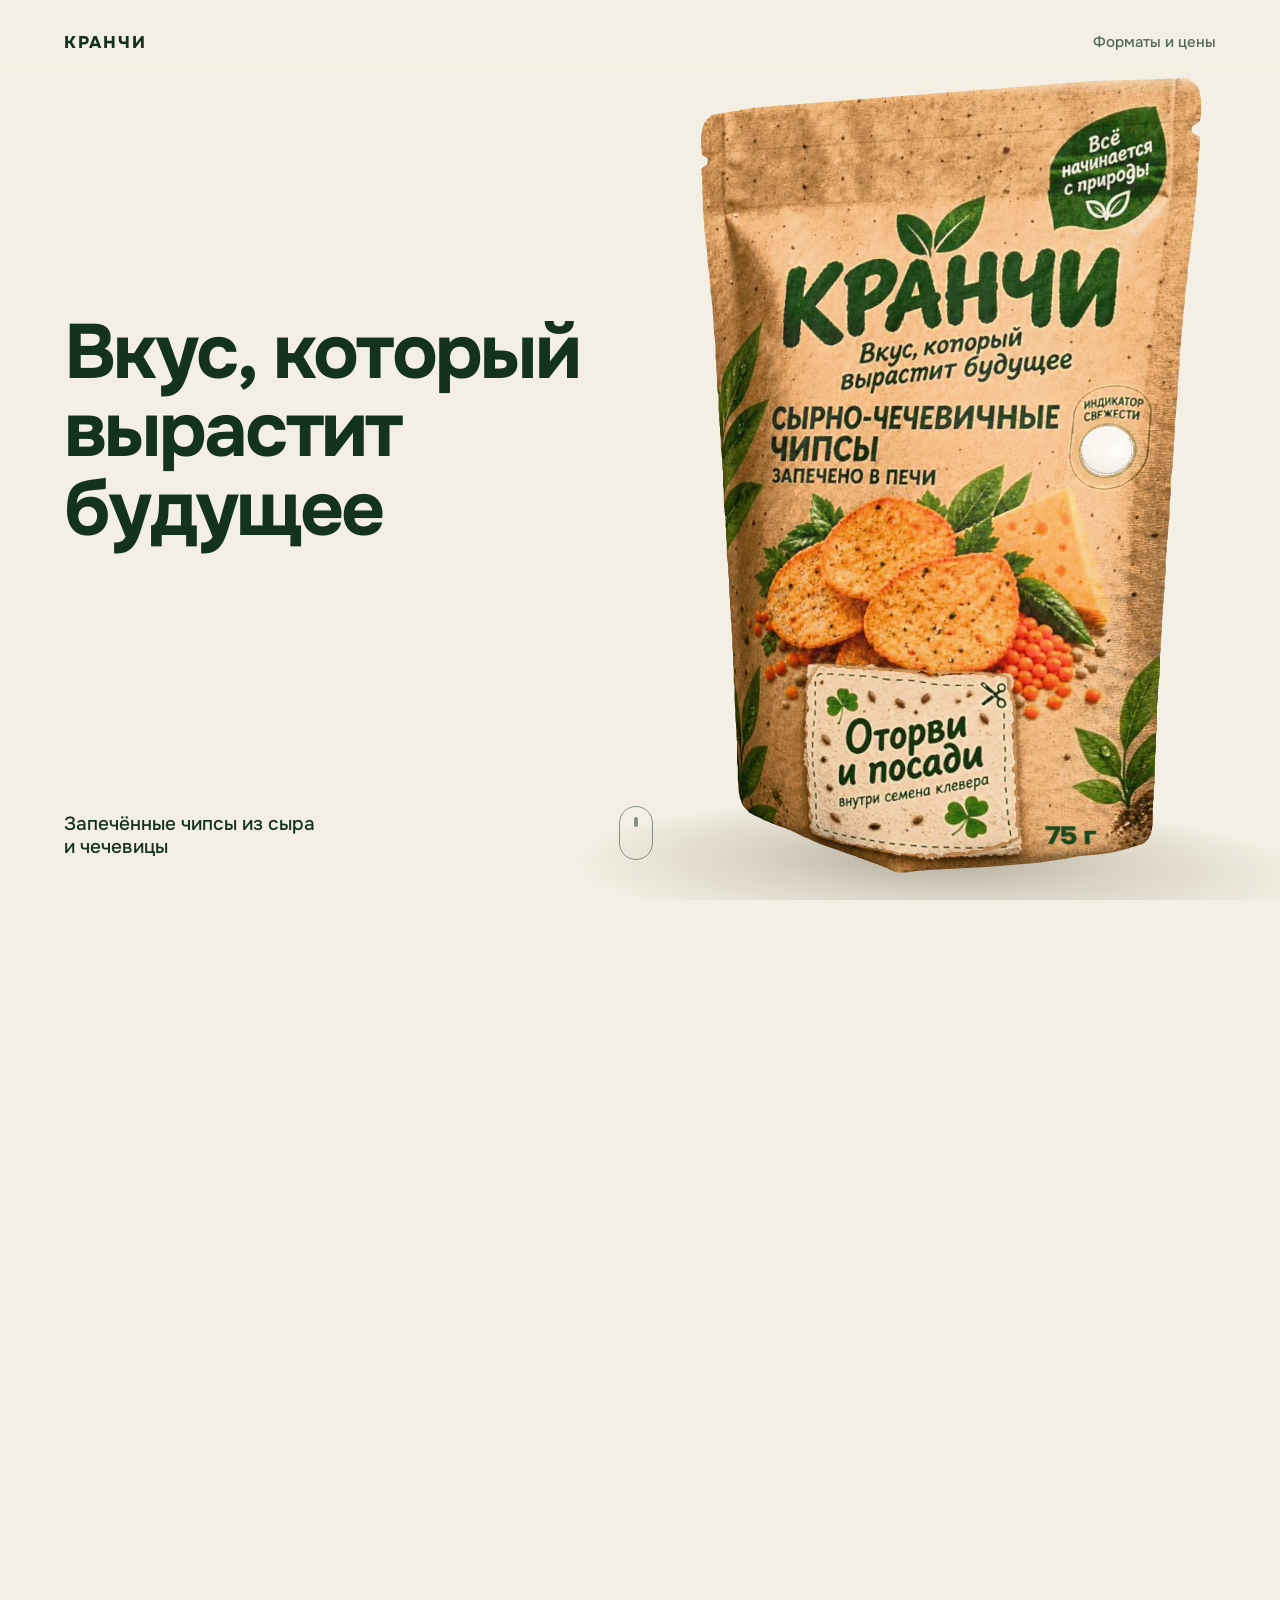
<file: index.html>
<!doctype html>
<html lang="ru">
<head>
  <meta charset="utf-8">
  <meta name="viewport" content="width=device-width, initial-scale=1, viewport-fit=cover">
  <title>КРАНЧИ — запечённые чипсы из сыра и чечевицы</title>
  <meta name="description" content="24 г белка, без фритюра и жирных пальцев. В бумажной пачке с датчиком свежести и ярлыком, из которого вырастает клевер.">
  <meta name="theme-color" content="#f4efe4">
  <meta property="og:title" content="КРАНЧИ — вкус, который вырастит будущее">
  <meta property="og:description" content="Запечённые чипсы из сыра и чечевицы в бумажной пачке, которую можно посадить.">
  <meta property="og:image" content="/assets/share.jpg">
  <meta property="og:type" content="website">
  <link rel="icon" href="/favicon.svg" type="image/svg+xml">
  <link rel="preload" href="/assets/pack.glb" as="fetch" crossorigin>
  <script type="module" crossorigin src="/assets/index-CmO5KKcT.js"></script>
  <link rel="stylesheet" crossorigin href="/assets/index-D3pBPRTE.css">
</head>
<body>
  <header class="bar" id="bar">
    <a class="mark" href="#hero" aria-label="КРАНЧИ, в начало">КРАНЧИ</a>
    <a class="bar-link" href="#formats">Форматы и цены</a>
  </header>

  <!-- Text under the canvas: the pack passes in front of it -->
  <canvas id="stage" aria-hidden="true"></canvas>
  <img id="poster" src="/assets/poster.webp" alt="Пачка чипсов КРАНЧИ" width="900" height="1200">

  <main>
    <section class="scene" id="hero" style="--h:165">
      <div class="pin">
        <div class="hero-top" data-t="-1,-1,.62,.95">
          <h1>Вкус, который вырастит будущее</h1>
        </div>
        <div class="hero-bottom" data-t="-1,-1,.62,.95">
          <p>Запечённые чипсы из&nbsp;сыра и&nbsp;чечевицы</p>
          <span class="hint" aria-hidden="true"></span>
        </div>
      </div>
    </section>

    <section class="scene" id="baked" style="--h:330">
      <div class="pin">
        <div class="beat" data-t=".0,.08,.36,.45">
          <h2>Запечено в&nbsp;печи. Не&nbsp;во&nbsp;фритюре.</h2>
          <p>Хрустит как чипсы, а&nbsp;пальцы, телефон и&nbsp;клавиатура остаются чистыми.</p>
        </div>
        <div class="beat" data-t=".52,.62,.94,1">
          <div class="big">24&nbsp;г</div>
          <p class="lead">белка на&nbsp;100&nbsp;г. <span class="nb">В 3–4 раза</span> больше, чем в&nbsp;картофельных чипсах.</p>
          <p class="fine">Чечевичная и&nbsp;кукурузная мука, сырный порошок, сывороточный белок, специи.</p>
        </div>
      </div>
    </section>

    <section class="scene dark" id="fresh" style="--h:290">
      <div class="pin">
        <div class="beat scrim" data-t=".08,.18,.48,.56">
          <h2>Свежесть видно ещё на&nbsp;полке.</h2>
          <p>Датчик на&nbsp;пачке белый, пока она цела.</p>
        </div>
        <div class="beat scrim" data-t=".58,.66,.94,1">
          <h2>Покраснел — не&nbsp;бери.</h2>
          <p>Метка реагирует на&nbsp;кислород: пачка вскрыта или отсырела.</p>
        </div>
      </div>
    </section>

    <section class="scene" id="paper" style="--h:300">
      <div class="pin">
        <div class="beat right" data-t=".04,.14,.44,.52">
          <h2>Бумага вместо плёнки.</h2>
          <p>Крафтовая пачка с&nbsp;покрытием на&nbsp;водной основе. Без пластика и&nbsp;фольги, потом&nbsp;— в&nbsp;макулатуру.</p>
        </div>
        <div class="beat right" data-t=".56,.66,.94,1">
          <h2>Внутри тоже без отходов.</h2>
          <p>Сыворотка и&nbsp;сырная обрезь остаются при&nbsp;варке сыра. Здесь они стали белком.</p>
        </div>
      </div>
    </section>

    <section class="scene" id="plant" style="--h:520">
      <div class="pin">
        <div class="beat scrim" data-t=".02,.07,.17,.21">
          <span class="step">Съел</span>
          <h2>Пачка закончилась. Ярлык&nbsp;— только начинается.</h2>
          <p>Он сделан из&nbsp;бумаги с&nbsp;семенами клевера.</p>
        </div>
        <div class="beat scrim" data-t=".22,.27,.42,.46">
          <span class="step">Оторвал</span>
          <h2>Оторви и&nbsp;посади.</h2>
          <p>Ярлык держится на&nbsp;съёмном клее и&nbsp;снимается целиком.</p>
        </div>
        <div class="beat on-soil" data-t=".5,.55,.68,.72">
          <span class="step">Посадил</span>
          <h2>Немного земли и&nbsp;воды.</h2>
          <p>Подойдёт горшок на&nbsp;подоконнике или клумба во&nbsp;дворе.</p>
        </div>
        <div class="beat on-soil" data-t=".76,.82,.97,1">
          <span class="step">Вырастил</span>
          <h2>Через 2–4 недели&nbsp;— клевер.</h2>
          <p>Прорастает 25–50% семян.</p>
        </div>
      </div>
    </section>

    <section class="scene" id="formats" style="--h:190">
      <div class="pin">
        <div class="beat formats" data-t=".1,.2,.9,1">
          <h2>Три размера под&nbsp;любой голод.</h2>
          <ul class="sizes">
            <li><b>75&nbsp;г</b><span>На&nbsp;компанию</span><em>119–129&nbsp;₽</em></li>
            <li class="main"><b>50&nbsp;г</b><span>Для себя</span><em>89–95&nbsp;₽</em></li>
            <li><b>30&nbsp;г</b><span>На&nbsp;ходу</span><em>65–70&nbsp;₽</em></li>
          </ul>
          <p class="fine">Планируемая цена на&nbsp;полке.</p>
        </div>
      </div>
    </section>

    <section class="scene dark" id="final" style="--h:130">
      <div class="pin">
        <div class="beat final" data-t=".0,.3,2,2">
          <h2>На&nbsp;полках с&nbsp;марта&nbsp;2027.</h2>
          <p>Сначала&nbsp;— магазин «ЭкоНивы» в&nbsp;Волосово и&nbsp;экспресс-доставка. Потом «ВкусВилл», «Перекрёсток» и&nbsp;«Лента».</p>
          <a class="cta" href="https://forms.gle/zciZxoH7PoULFjAj9" target="_blank" rel="noopener">Купили бы? Расскажите нам</a>
        </div>
        <footer class="foot">КРАНЧИ&nbsp;— проект команды для&nbsp;кейса ГК&nbsp;«ЭкоНива». Сроки и&nbsp;цены&nbsp;— план.</footer>
      </div>
    </section>
  </main>
</body>
</html>
</file>
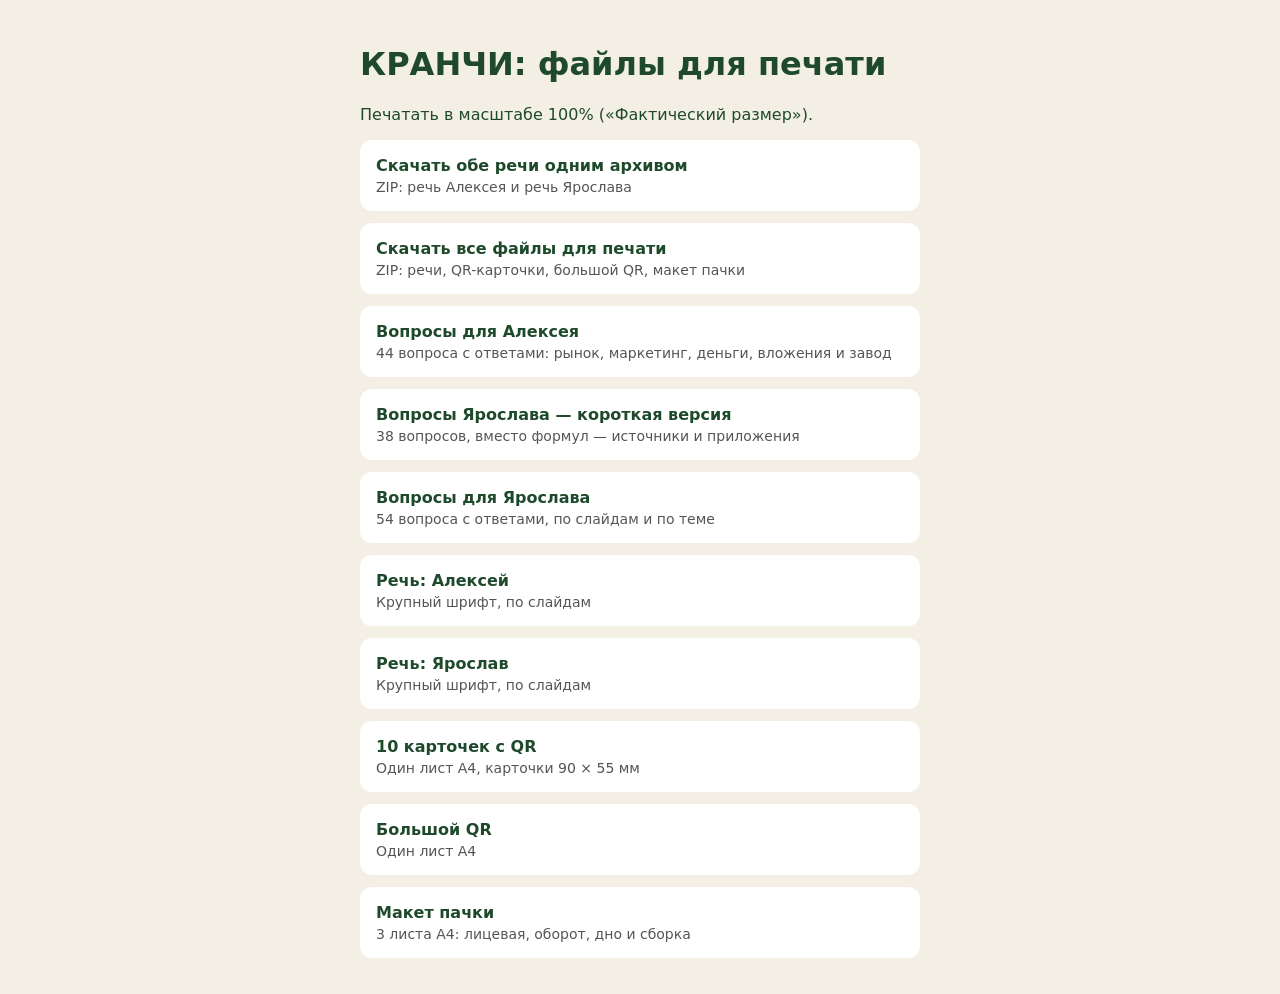
<file: print/index.html>
<!doctype html><html lang="ru"><head><meta charset="utf-8"><meta name="viewport" content="width=device-width,initial-scale=1"><title>КРАНЧИ: файлы для печати</title>
<style>body{font-family:system-ui,sans-serif;background:#F4EFE4;color:#1E4A2B;max-width:560px;margin:0 auto;padding:24px 16px}a{display:block;background:#fff;border-radius:12px;padding:16px;margin:12px 0;color:#1E4A2B;text-decoration:none;font-weight:600}span{display:block;font-weight:400;color:#555;font-size:14px;margin-top:4px}</style></head><body>
<h1>КРАНЧИ: файлы для печати</h1><p>Печатать в масштабе 100% («Фактический размер»).</p>
<a href="KRANCHI_rech.zip" download>Скачать обе речи одним архивом<span>ZIP: речь Алексея и речь Ярослава</span></a>
<a href="KRANCHI_vse_faily.zip" download>Скачать все файлы для печати<span>ZIP: речи, QR-карточки, большой QR, макет пачки</span></a>
<a href="KRANCHI_voprosy_Aleksey.pdf" download>Вопросы для Алексея<span>44 вопроса с ответами: рынок, маркетинг, деньги, вложения и завод</span></a>
<a href="KRANCHI_voprosy_Yaroslav_kratko.pdf" download>Вопросы Ярослава — короткая версия<span>38 вопросов, вместо формул — источники и приложения</span></a>
<a href="KRANCHI_voprosy_Yaroslav.pdf" download>Вопросы для Ярослава<span>54 вопроса с ответами, по слайдам и по теме</span></a>
<a href="KRANCHI_rech_Aleksey.pdf" download>Речь: Алексей<span>Крупный шрифт, по слайдам</span></a>
<a href="KRANCHI_rech_Yaroslav.pdf" download>Речь: Ярослав<span>Крупный шрифт, по слайдам</span></a>
<a href="KRANCHI_QR_10_vizitok_A4.pdf" download>10 карточек с QR<span>Один лист А4, карточки 90 × 55 мм</span></a>
<a href="KRANCHI_QR_bolshoy_A4.pdf" download>Большой QR<span>Один лист А4</span></a>
<a href="KRANCHI_pachka_3_lista_A4.pdf" download>Макет пачки<span>3 листа А4: лицевая, оборот, дно и сборка</span></a>
</body></html>
</file>
<file: assets/index-D3pBPRTE.css>
@font-face{font-family:Onest Variable;font-style:normal;font-display:swap;font-weight:100 900;src:url([data-uri]) format("woff2-variations");unicode-range:U+0460-052F,U+1C80-1C88,U+20B4,U+2DE0-2DFF,U+A640-A69F,U+FE2E-FE2F}@font-face{font-family:Onest Variable;font-style:normal;font-display:swap;font-weight:100 900;src:url(/assets/onest-cyrillic-wght-normal-CiQTuMoU.woff2) format("woff2-variations");unicode-range:U+0301,U+0400-045F,U+0490-0491,U+04B0-04B1,U+2116}@font-face{font-family:Onest Variable;font-style:normal;font-display:swap;font-weight:100 900;src:url(/assets/onest-latin-ext-wght-normal-0BME-IPC.woff2) format("woff2-variations");unicode-range:U+0100-02AF,U+0304,U+0308,U+0329,U+1E00-1E9F,U+1EF2-1EFF,U+2020,U+20A0-20AB,U+20AD-20C0,U+2113,U+2C60-2C7F,U+A720-A7FF}@font-face{font-family:Onest Variable;font-style:normal;font-display:swap;font-weight:100 900;src:url(/assets/onest-latin-wght-normal-DJzCSW5i.woff2) format("woff2-variations");unicode-range:U+0000-00FF,U+0131,U+0152-0153,U+02BB-02BC,U+02C6,U+02DA,U+02DC,U+0304,U+0308,U+0329,U+2000-206F,U+2074,U+20AC,U+2122,U+2191,U+2193,U+2212,U+2215,U+FEFF,U+FFFD}:root{--bg: #f4efe4;--ink: #14331f;--ink-soft: rgba(20, 51, 31, .68);--cream: #f6f1e6;--cream-soft: rgba(246, 241, 230, .72);--gutter: 24px}*{box-sizing:border-box;margin:0;padding:0}html{-webkit-text-size-adjust:100%;scroll-behavior:smooth;background:var(--bg)}::-webkit-scrollbar{width:6px;height:6px;background:transparent}::-webkit-scrollbar-track{background:transparent}::-webkit-scrollbar-thumb{background:#80807680;border-radius:6px}::-webkit-scrollbar-thumb:hover{background:#808076cc}@supports not selector(::-webkit-scrollbar){html{scrollbar-width:thin;scrollbar-color:rgba(128,128,118,.5) transparent}}body{background:var(--bg);color:var(--ink);font-family:Onest Variable,system-ui,-apple-system,Segoe UI,sans-serif;font-size:17px;line-height:1.42;-webkit-font-smoothing:antialiased;overflow-x:clip}a{color:inherit}#stage,#poster{position:fixed;top:0;right:0;bottom:0;left:0;width:100%;height:100lvh;z-index:1;pointer-events:none}#stage{opacity:0;transition:opacity .35s}.ready #stage{opacity:1}#poster{inset:auto;object-fit:fill;padding:0;height:130lvh;width:97.55lvh;top:-10.9lvh;left:calc(74.2vw - 49.95lvh);transition:opacity .35s}@media (max-aspect-ratio: 1/1){#poster{height:80.65lvh;width:60.49lvh;top:18.3lvh;left:calc(51vw - 30.97lvh)}}#poster{opacity:0}.no3d #poster{opacity:1}main{position:relative;z-index:2}.scene{position:relative;height:calc(var(--h) * 1lvh);color:var(--ink)}.scene.dark{color:var(--cream)}.pin{position:sticky;top:0;height:100svh}.stepper,.stepper body{overscroll-behavior:none}.stepper{scroll-behavior:auto}.stepper .pin,.stepper #stage{height:100dvh}.bar{position:fixed;z-index:3;top:0;left:0;right:0;display:flex;justify-content:space-between;align-items:center;padding:max(16px,env(safe-area-inset-top)) var(--gutter) 12px;color:var(--ink);transition:color .4s}.bar.on-dark{color:var(--cream)}.bar:before{content:"";position:absolute;z-index:-1;top:0;right:0;bottom:-26px;left:0;background:linear-gradient(to bottom,var(--bg) 48%,transparent);pointer-events:none}.nb{white-space:nowrap}.mark{font-weight:800;font-size:15px;letter-spacing:.1em;text-decoration:none}.bar-link{font-size:14px;font-weight:500;text-decoration:none;opacity:.72;padding:6px 0}@media (hover: hover){.bar-link:hover{opacity:1}}h1,h2{font-weight:700;letter-spacing:-.035em;line-height:1.02;text-wrap:balance}h1{font-size:clamp(38px,11.2vw,64px)}h2{font-size:clamp(33px,9.2vw,52px)}.big{font-size:clamp(104px,34vw,170px);font-weight:800;letter-spacing:-.055em;line-height:.9;margin-left:-.03em}.lead{font-size:20px;font-weight:500;line-height:1.28;letter-spacing:-.01em;margin-top:12px;text-wrap:balance}.fine{font-size:13.5px;line-height:1.35;margin-top:12px;opacity:.62}.hero-top,.hero-bottom,.beat{will-change:opacity,transform}.hero-top{position:absolute;left:var(--gutter);right:var(--gutter);top:calc(max(16px,env(safe-area-inset-top)) + 54px)}.hero-bottom{position:absolute;left:var(--gutter);right:var(--gutter);bottom:calc(env(safe-area-inset-bottom) + 22px);display:flex;justify-content:space-between;align-items:flex-end;gap:20px}.hero-bottom p{font-size:16px;font-weight:500;line-height:1.25;max-width:13.5em}.hint{flex:none;width:34px;height:54px;border:1.5px solid currentColor;border-radius:18px;opacity:.5;position:relative}.hint:after{content:"";position:absolute;left:50%;top:10px;width:4px;height:10px;margin-left:-2px;border-radius:2px;background:currentColor;animation:hint 1.9s cubic-bezier(.6,0,.3,1) infinite}@keyframes hint{0%{transform:translateY(0);opacity:0}25%{opacity:1}80%{transform:translateY(20px);opacity:0}to{transform:translateY(20px);opacity:0}}.beat{position:absolute;left:var(--gutter);right:var(--gutter);bottom:calc(env(safe-area-inset-bottom) + 30px);opacity:0;visibility:hidden}.beat p:not(.lead,.fine){margin-top:12px;font-size:17px;max-width:26em;text-wrap:pretty;opacity:.78}.beat.scrim:before{content:"";position:absolute;z-index:-1;left:calc(var(--gutter) * -1);right:calc(var(--gutter) * -1);top:-110px;bottom:-200px;background:linear-gradient(to bottom,transparent,var(--bg) 110px);pointer-events:none}.beat>*{opacity:var(--text, 1)}.beat p:not(.lead,.fine){opacity:calc(var(--text, 1) * .78)}.beat .fine{opacity:calc(var(--text, 1) * .62)}.beat.on-soil{color:var(--cream)}.step{display:inline-block;font-size:13px;font-weight:650;letter-spacing:.02em;padding:5px 11px;border-radius:99px;border:1.5px solid currentColor;margin-bottom:14px}.sizes{list-style:none;display:grid;grid-template-columns:1fr 1fr 1fr;gap:8px;margin-top:18px}.sizes li{display:flex;flex-direction:column;gap:2px;padding:12px 11px;border-radius:14px;background:#14331f0f}.sizes li.main{background:var(--ink);color:var(--cream)}.sizes b{font-size:22px;font-weight:750;letter-spacing:-.03em}.sizes span{font-size:12.5px;line-height:1.2;opacity:.75;min-height:2.4em}.sizes em{font-style:normal;font-size:14px;font-weight:650;letter-spacing:-.01em;white-space:nowrap}.formats .fine{margin-top:10px}.final{bottom:calc(env(safe-area-inset-bottom) + 66px)}.cta{display:inline-block;margin-top:20px;padding:15px 22px;border-radius:99px;background:var(--cream);color:var(--ink);font-weight:650;font-size:16px;text-decoration:none;transition:transform .25s cubic-bezier(.2,.8,.2,1)}@media (hover: hover){.cta:hover{transform:scale(1.04)}}.cta:active{transform:scale(.97)}.foot{position:absolute;left:var(--gutter);right:var(--gutter);bottom:calc(env(safe-area-inset-bottom) + 18px);font-size:12px;line-height:1.3;opacity:.5}@media (min-aspect-ratio: 1/1) and (min-width: 760px){:root{--gutter: 5vw}.pin{overflow:clip}body{font-size:19px}.mark{font-size:17px}.bar{padding-top:26px}.bar-link{font-size:15px}h1{font-size:clamp(56px,6vw,104px)}h2{font-size:clamp(44px,4.5vw,78px)}.big{font-size:clamp(130px,15vw,260px)}.lead{font-size:26px;max-width:18em}.fine{font-size:15px;max-width:30em}.hero-top{top:50%;right:auto;width:46vw;translate:0 -58%}.hero-bottom{right:auto;width:46vw;bottom:40px}.hero-bottom p{font-size:19px}.beat{top:50%;bottom:auto;right:auto;width:40vw;translate:0 -50%}.beat.right{left:auto;right:var(--gutter)}.beat.on-soil{color:var(--ink)}.beat p:not(.lead,.fine){font-size:21px}.beat.scrim:before{top:-100vh;bottom:-100vh;left:calc(var(--gutter) * -1);right:-14vw;background:linear-gradient(to right,var(--bg) 62%,transparent)}.formats{width:40vw}.sizes{gap:12px;margin-top:30px}.sizes li{padding:18px 16px;border-radius:18px}.sizes b{font-size:32px}.sizes span{font-size:15px;min-height:0}.sizes em{font-size:17px}.final{width:42vw}.cta{font-size:18px;padding:18px 28px;margin-top:30px}.foot{font-size:13px;bottom:26px}}@media (prefers-reduced-motion: reduce){html{scroll-behavior:auto}.hint:after{animation:none}}
</file>
